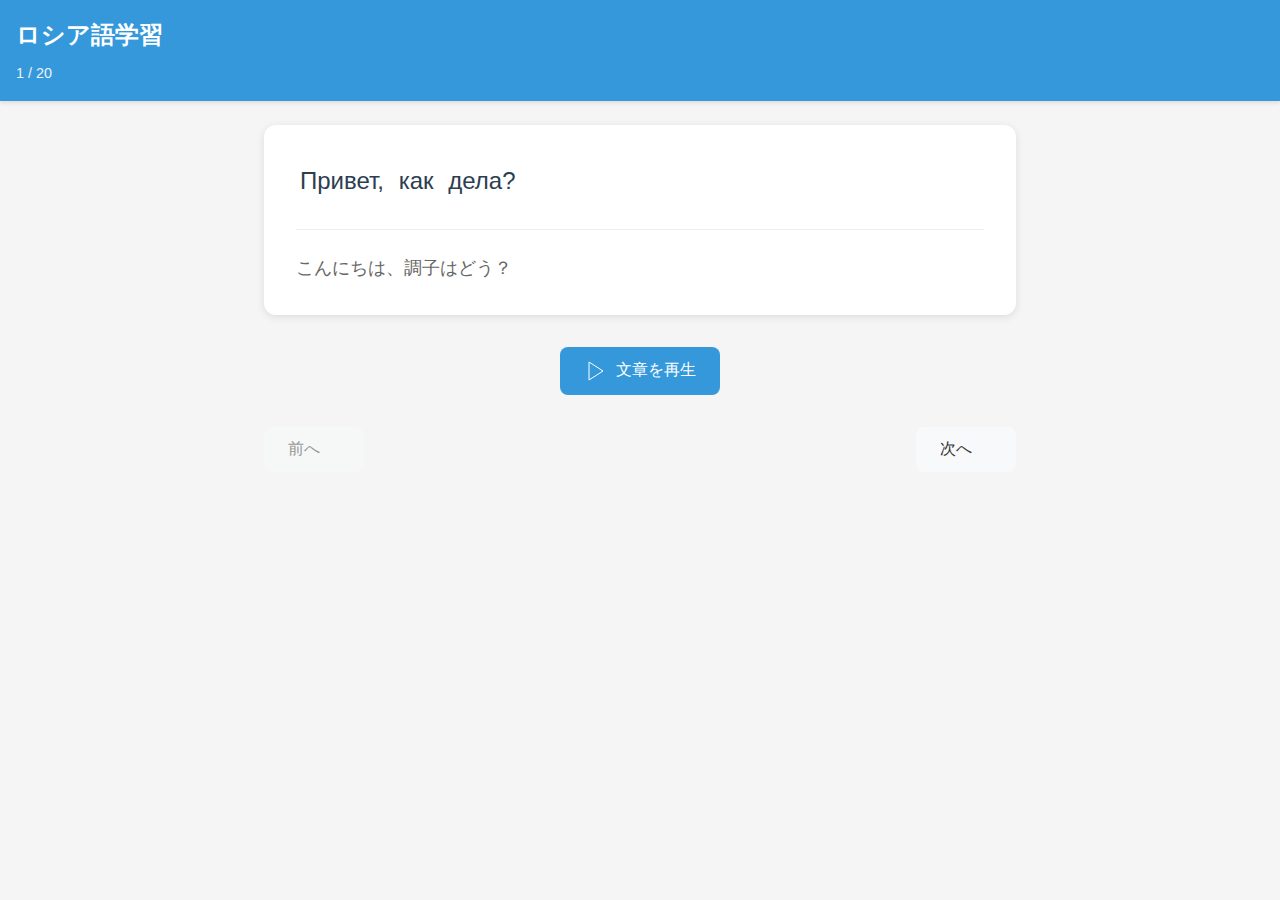
<file: index.html>
<!DOCTYPE html>
<html lang="ja">
<head>
    <meta charset="UTF-8">
    <meta name="viewport" content="width=device-width, initial-scale=1.0, user-scalable=no">
    <meta name="description" content="日本語話者向け中級者用ロシア語学習アプリ - 文脈で学ぶ頻出単語2600語">
    <meta name="theme-color" content="#3498db">
    
    <!-- PWA設定 -->
    <meta name="mobile-web-app-capable" content="yes">
    <meta name="apple-mobile-web-app-capable" content="yes">
    <meta name="apple-mobile-web-app-status-bar-style" content="default">
    <meta name="apple-mobile-web-app-title" content="ロシア語学習">
    
    <title>ロシア語学習 - 文脈語彙学習</title>
    <link rel="manifest" href="manifest.json">
    <link rel="stylesheet" href="styles.css">
    <link rel="icon" type="image/x-icon" href="favicon.ico">
    <link rel="icon" type="image/png" sizes="32x32" href="icons/icon-72.png">
    <link rel="apple-touch-icon" href="icons/icon-192.png">
</head>
<body>
    <div id="app">
        <header class="header">
            <h1>ロシア語学習</h1>
            <div class="progress-info">
                <span id="currentSentence">1</span> / <span id="totalSentences">560</span>
            </div>
        </header>

        <main class="main-content">
            <div class="sentence-container">
                <div class="sentence-text" id="sentenceText"></div>
                <div class="sentence-translation" id="sentenceTranslation"></div>
            </div>

            <div class="audio-controls">
                <button class="btn btn-primary" id="playFullSentence">
                    <svg width="24" height="24" viewBox="0 0 24 24" fill="none" stroke="currentColor">
                        <polygon points="5 3 19 12 5 21 5 3"></polygon>
                    </svg>
                    文章を再生
                </button>
            </div>

            <div class="navigation">
                <button class="btn btn-nav" id="prevBtn" disabled>前へ</button>
                <button class="btn btn-nav" id="nextBtn">次へ</button>
            </div>
        </main>

        <div id="wordPopup" class="word-popup hidden">
            <div class="popup-content">
                <div class="popup-word" id="popupWord"></div>
                <div class="popup-reading" id="popupReading"></div>
                <div class="popup-meaning" id="popupMeaning"></div>
                <button class="btn btn-small" id="playWordAudio">
                    <svg width="16" height="16" viewBox="0 0 24 24" fill="none" stroke="currentColor">
                        <polygon points="5 3 19 12 5 21 5 3"></polygon>
                    </svg>
                    発音
                </button>
            </div>
        </div>
    </div>

    <script src="data.js"></script>
    <script src="app.js"></script>
    
    <!-- PWAインストール促進 -->
    <script>
        // PWAインストールプロンプトを保持
        let deferredPrompt;
        
        window.addEventListener('beforeinstallprompt', (e) => {
            // 自動プロンプトを防ぐ
            e.preventDefault();
            // 後で使用するために保存
            deferredPrompt = e;
            console.log('PWAインストール可能です');
        });
        
        // アプリがインストールされた時
        window.addEventListener('appinstalled', () => {
            console.log('PWAがインストールされました');
        });
        
        // スタンドアロンモードの確認
        if (window.matchMedia('(display-mode: standalone)').matches || window.navigator.standalone) {
            console.log('PWAスタンドアロンモードで実行中');
        }
    </script>
</body>
</html>
</file>
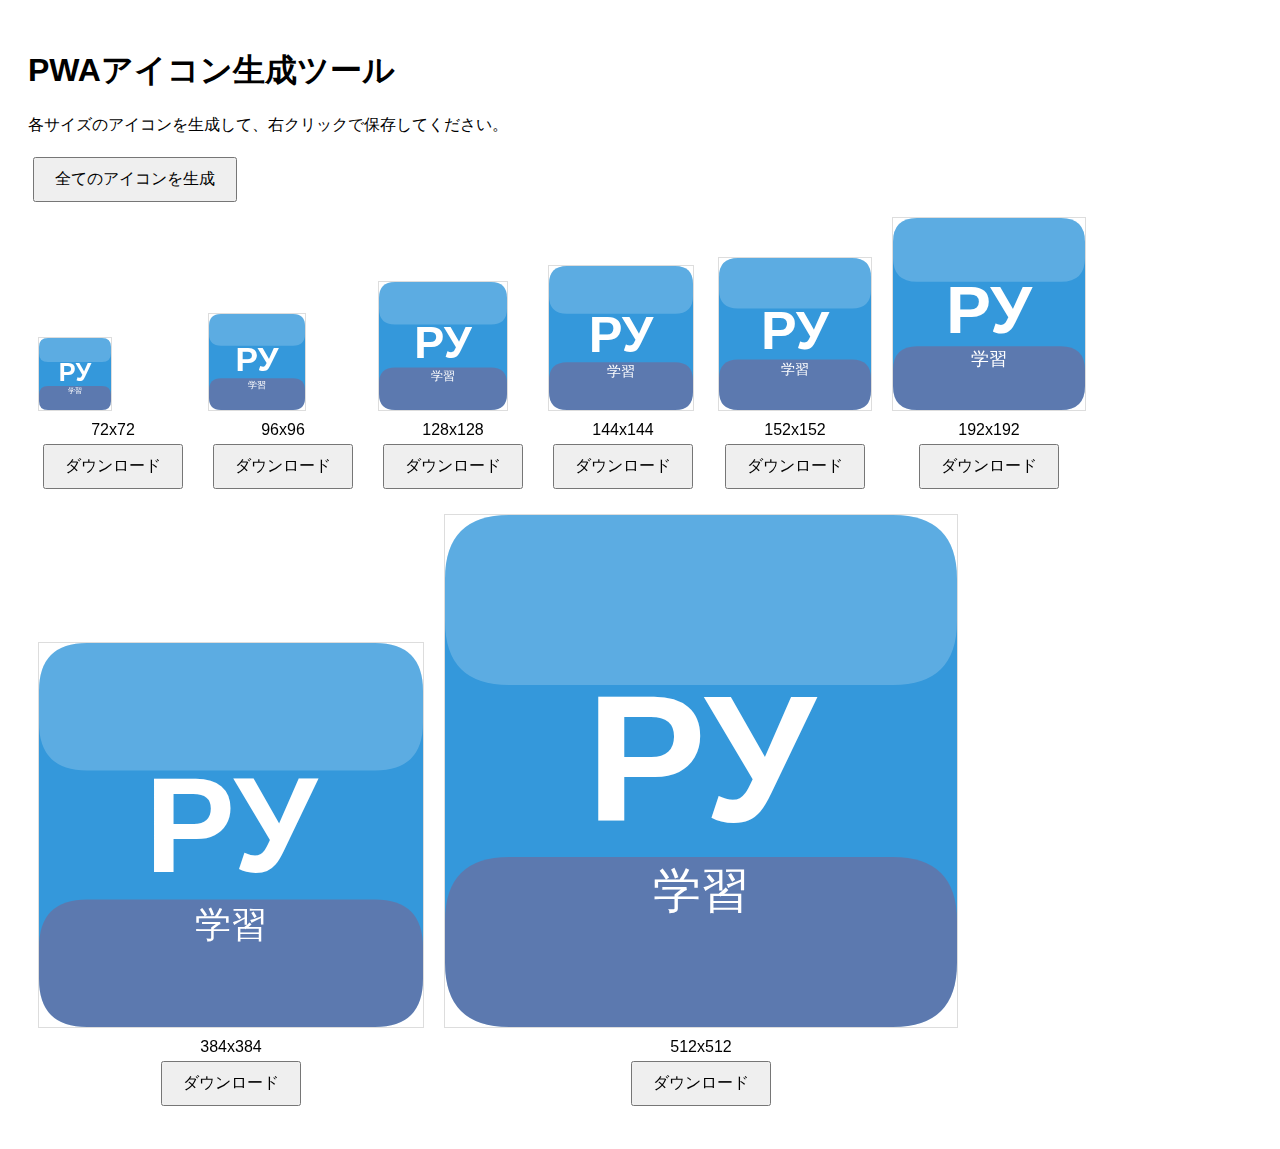
<file: generate-icons.html>
<!DOCTYPE html>
<html lang="ja">
<head>
    <meta charset="UTF-8">
    <title>PWAアイコン生成ツール</title>
    <style>
        body {
            font-family: sans-serif;
            padding: 20px;
        }
        .icon-container {
            display: inline-block;
            margin: 10px;
            text-align: center;
        }
        canvas {
            border: 1px solid #ddd;
            display: block;
            margin-bottom: 10px;
        }
        button {
            padding: 10px 20px;
            margin: 5px;
            font-size: 16px;
        }
    </style>
</head>
<body>
    <h1>PWAアイコン生成ツール</h1>
    <p>各サイズのアイコンを生成して、右クリックで保存してください。</p>
    
    <button onclick="generateAllIcons()">全てのアイコンを生成</button>
    
    <div id="icons"></div>
    
    <script>
        const sizes = [72, 96, 128, 144, 152, 192, 384, 512];
        
        function drawIcon(canvas, size) {
            const ctx = canvas.getContext('2d');
            const scale = size / 512;
            
            // 背景
            ctx.fillStyle = '#3498db';
            roundRect(ctx, 0, 0, size, size, 64 * scale);
            ctx.fill();
            
            // ロシア国旗風の装飾
            ctx.fillStyle = 'rgba(255, 255, 255, 0.2)';
            roundRect(ctx, 0, 0, size, size * 0.332, 64 * scale);
            ctx.fill();
            
            ctx.fillStyle = 'rgba(255, 0, 0, 0.2)';
            roundRect(ctx, 0, size * 0.668, size, size * 0.332, 64 * scale);
            ctx.fill();
            
            // ロシア語テキスト
            ctx.fillStyle = '#ffffff';
            ctx.font = `bold ${180 * scale}px Arial`;
            ctx.textAlign = 'center';
            ctx.textBaseline = 'middle';
            ctx.fillText('РУ', size / 2, size * 0.5);
            
            // 日本語テキスト
            ctx.font = `${48 * scale}px Arial`;
            ctx.fillText('学習', size / 2, size * 0.74);
        }
        
        function roundRect(ctx, x, y, width, height, radius) {
            ctx.beginPath();
            ctx.moveTo(x + radius, y);
            ctx.lineTo(x + width - radius, y);
            ctx.quadraticCurveTo(x + width, y, x + width, y + radius);
            ctx.lineTo(x + width, y + height - radius);
            ctx.quadraticCurveTo(x + width, y + height, x + width - radius, y + height);
            ctx.lineTo(x + radius, y + height);
            ctx.quadraticCurveTo(x, y + height, x, y + height - radius);
            ctx.lineTo(x, y + radius);
            ctx.quadraticCurveTo(x, y, x + radius, y);
            ctx.closePath();
        }
        
        function generateIcon(size) {
            const container = document.createElement('div');
            container.className = 'icon-container';
            
            const canvas = document.createElement('canvas');
            canvas.width = size;
            canvas.height = size;
            
            drawIcon(canvas, size);
            
            const label = document.createElement('div');
            label.textContent = `${size}x${size}`;
            
            const downloadBtn = document.createElement('button');
            downloadBtn.textContent = 'ダウンロード';
            downloadBtn.onclick = () => {
                canvas.toBlob(blob => {
                    const url = URL.createObjectURL(blob);
                    const a = document.createElement('a');
                    a.href = url;
                    a.download = `icon-${size}.png`;
                    a.click();
                    URL.revokeObjectURL(url);
                });
            };
            
            container.appendChild(canvas);
            container.appendChild(label);
            container.appendChild(downloadBtn);
            
            return container;
        }
        
        function generateAllIcons() {
            const container = document.getElementById('icons');
            container.innerHTML = '';
            
            sizes.forEach(size => {
                container.appendChild(generateIcon(size));
            });
        }
        
        // 初期表示
        generateAllIcons();
    </script>
</body>
</html>
</file>
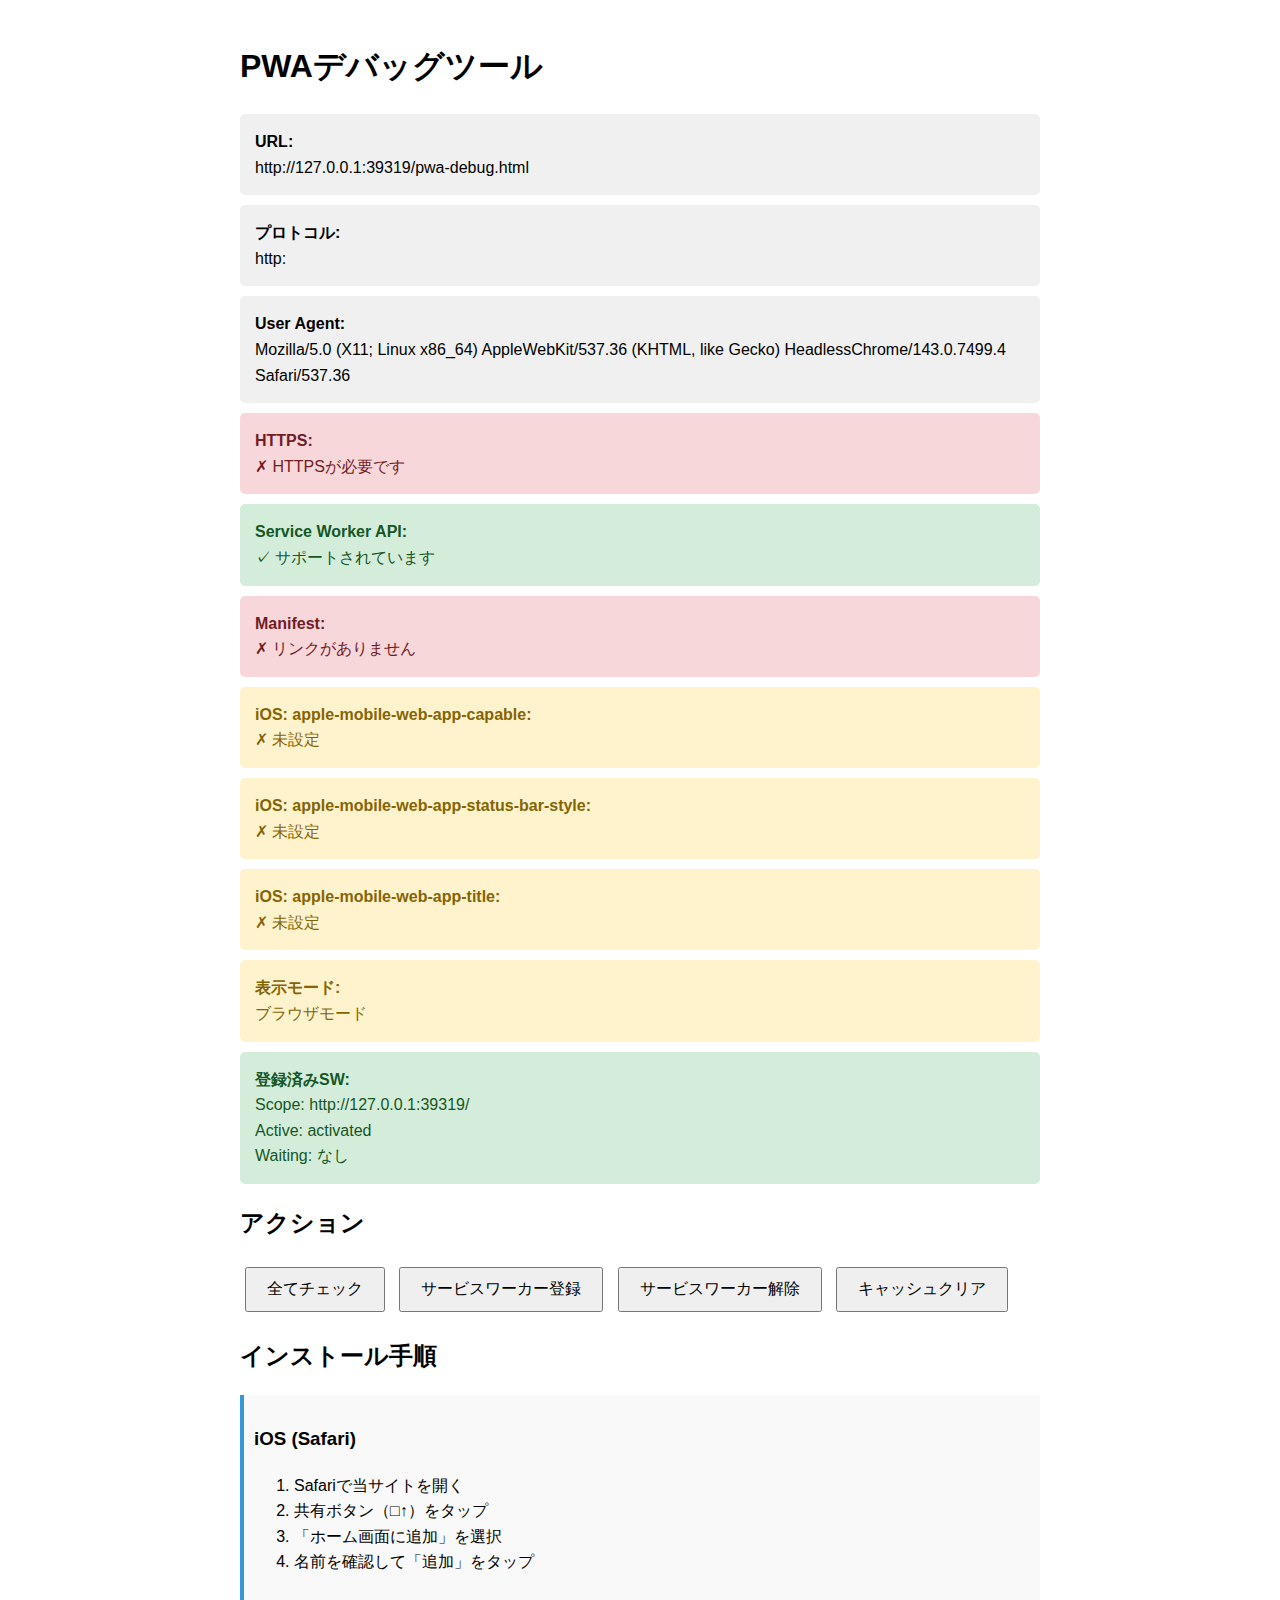
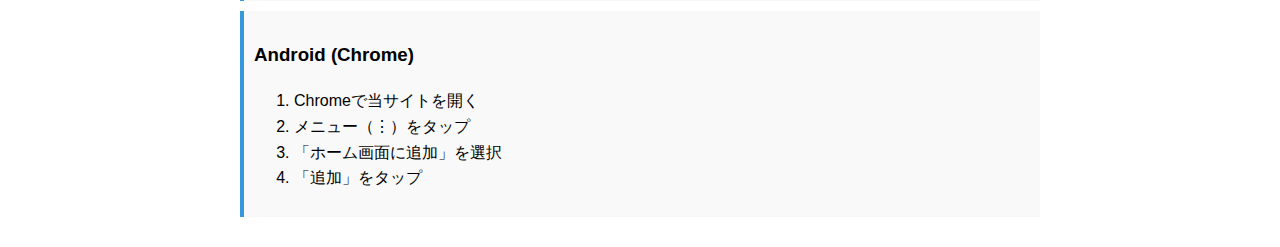
<file: pwa-debug.html>
<!DOCTYPE html>
<html lang="ja">
<head>
    <meta charset="UTF-8">
    <meta name="viewport" content="width=device-width, initial-scale=1.0">
    <title>PWAデバッグツール</title>
    <style>
        body {
            font-family: sans-serif;
            padding: 20px;
            line-height: 1.6;
            max-width: 800px;
            margin: 0 auto;
        }
        .status {
            padding: 15px;
            margin: 10px 0;
            border-radius: 5px;
            background: #f0f0f0;
        }
        .success { background: #d4edda; color: #155724; }
        .error { background: #f8d7da; color: #721c24; }
        .warning { background: #fff3cd; color: #856404; }
        pre {
            background: #f5f5f5;
            padding: 10px;
            border-radius: 5px;
            overflow-x: auto;
        }
        button {
            padding: 10px 20px;
            margin: 5px;
            font-size: 16px;
            cursor: pointer;
        }
        .info-item {
            margin: 10px 0;
            padding: 10px;
            background: #f9f9f9;
            border-left: 4px solid #3498db;
        }
    </style>
</head>
<body>
    <h1>PWAデバッグツール</h1>
    
    <div id="results"></div>
    
    <h2>アクション</h2>
    <button onclick="checkAll()">全てチェック</button>
    <button onclick="registerSW()">サービスワーカー登録</button>
    <button onclick="unregisterSW()">サービスワーカー解除</button>
    <button onclick="clearCache()">キャッシュクリア</button>
    
    <h2>インストール手順</h2>
    <div class="info-item">
        <h3>iOS (Safari)</h3>
        <ol>
            <li>Safariで当サイトを開く</li>
            <li>共有ボタン（□↑）をタップ</li>
            <li>「ホーム画面に追加」を選択</li>
            <li>名前を確認して「追加」をタップ</li>
        </ol>
    </div>
    
    <div class="info-item">
        <h3>Android (Chrome)</h3>
        <ol>
            <li>Chromeで当サイトを開く</li>
            <li>メニュー（⋮）をタップ</li>
            <li>「ホーム画面に追加」を選択</li>
            <li>「追加」をタップ</li>
        </ol>
    </div>
    
    <script>
        const results = document.getElementById('results');
        
        function addResult(title, content, type = 'info') {
            const div = document.createElement('div');
            div.className = `status ${type}`;
            div.innerHTML = `<strong>${title}:</strong><br>${content}`;
            results.appendChild(div);
        }
        
        function checkAll() {
            results.innerHTML = '';
            
            // 基本情報
            addResult('URL', window.location.href);
            addResult('プロトコル', window.location.protocol);
            addResult('User Agent', navigator.userAgent);
            
            // HTTPS確認
            if (window.location.protocol === 'https:' || window.location.hostname === 'localhost') {
                addResult('HTTPS/localhost', '✓ OK', 'success');
            } else {
                addResult('HTTPS', '✗ HTTPSが必要です', 'error');
            }
            
            // サービスワーカー確認
            if ('serviceWorker' in navigator) {
                addResult('Service Worker API', '✓ サポートされています', 'success');
                
                navigator.serviceWorker.getRegistrations().then(regs => {
                    if (regs.length > 0) {
                        regs.forEach(reg => {
                            addResult('登録済みSW', `
                                Scope: ${reg.scope}<br>
                                Active: ${reg.active ? reg.active.state : 'なし'}<br>
                                Waiting: ${reg.waiting ? reg.waiting.state : 'なし'}
                            `, 'success');
                        });
                    } else {
                        addResult('Service Worker', '登録されていません', 'warning');
                    }
                });
            } else {
                addResult('Service Worker API', '✗ サポートされていません', 'error');
            }
            
            // マニフェスト確認
            const manifestLink = document.querySelector('link[rel="manifest"]');
            if (manifestLink) {
                addResult('Manifest', `✓ ${manifestLink.href}`, 'success');
                
                fetch(manifestLink.href)
                    .then(res => res.json())
                    .then(manifest => {
                        addResult('Manifest内容', `<pre>${JSON.stringify(manifest, null, 2)}</pre>`);
                    })
                    .catch(err => {
                        addResult('Manifest読み込み', `エラー: ${err}`, 'error');
                    });
            } else {
                addResult('Manifest', '✗ リンクがありません', 'error');
            }
            
            // iOS PWA確認
            const iosMeta = {
                'apple-mobile-web-app-capable': document.querySelector('meta[name="apple-mobile-web-app-capable"]'),
                'apple-mobile-web-app-status-bar-style': document.querySelector('meta[name="apple-mobile-web-app-status-bar-style"]'),
                'apple-mobile-web-app-title': document.querySelector('meta[name="apple-mobile-web-app-title"]')
            };
            
            let iosOk = true;
            for (const [name, elem] of Object.entries(iosMeta)) {
                if (elem) {
                    addResult(`iOS: ${name}`, `✓ ${elem.content}`, 'success');
                } else {
                    addResult(`iOS: ${name}`, '✗ 未設定', 'warning');
                    iosOk = false;
                }
            }
            
            // スタンドアロンモード確認
            if (window.matchMedia('(display-mode: standalone)').matches) {
                addResult('表示モード', '✓ スタンドアロンモード', 'success');
            } else if (window.navigator.standalone) {
                addResult('表示モード', '✓ iOS スタンドアロンモード', 'success');
            } else {
                addResult('表示モード', 'ブラウザモード', 'warning');
            }
        }
        
        function registerSW() {
            if ('serviceWorker' in navigator) {
                navigator.serviceWorker.register('./sw.js')
                    .then(reg => {
                        addResult('SW登録', '成功', 'success');
                        setTimeout(checkAll, 1000);
                    })
                    .catch(err => {
                        addResult('SW登録', `エラー: ${err}`, 'error');
                    });
            }
        }
        
        function unregisterSW() {
            if ('serviceWorker' in navigator) {
                navigator.serviceWorker.getRegistrations().then(regs => {
                    regs.forEach(reg => reg.unregister());
                    addResult('SW解除', '完了', 'success');
                    setTimeout(checkAll, 1000);
                });
            }
        }
        
        function clearCache() {
            if ('caches' in window) {
                caches.keys().then(names => {
                    names.forEach(name => caches.delete(name));
                    addResult('キャッシュクリア', '完了', 'success');
                });
            }
        }
        
        // 初期チェック
        checkAll();
    </script>
</body>
</html>
</file>
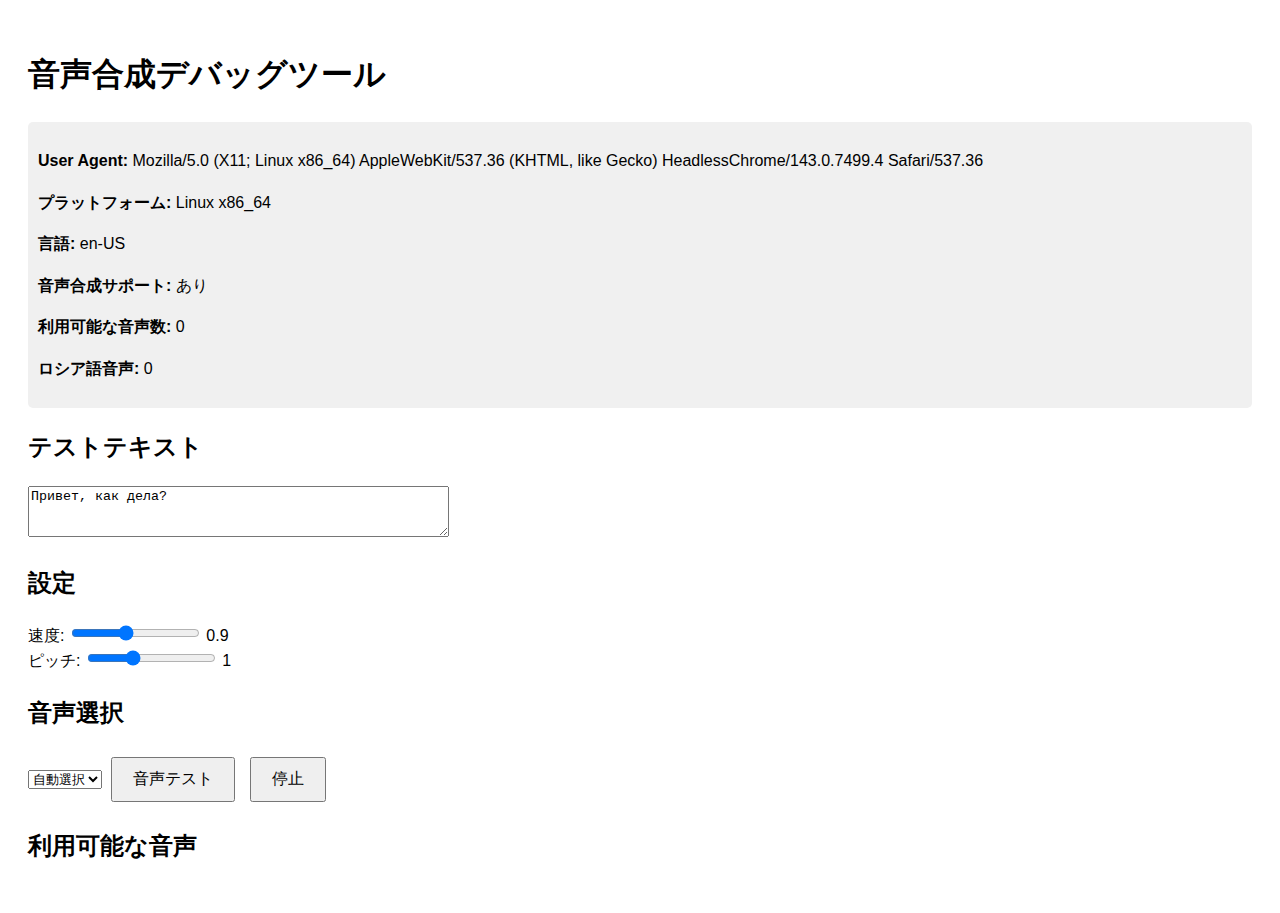
<file: voice-debug.html>
<!DOCTYPE html>
<html lang="ja">
<head>
    <meta charset="UTF-8">
    <meta name="viewport" content="width=device-width, initial-scale=1.0">
    <title>音声デバッグツール</title>
    <style>
        body {
            font-family: sans-serif;
            padding: 20px;
            line-height: 1.6;
        }
        .voice-item {
            margin: 10px 0;
            padding: 10px;
            border: 1px solid #ddd;
            border-radius: 5px;
        }
        button {
            padding: 10px 20px;
            margin: 5px;
            font-size: 16px;
        }
        #info {
            background: #f0f0f0;
            padding: 10px;
            margin: 20px 0;
            border-radius: 5px;
        }
    </style>
</head>
<body>
    <h1>音声合成デバッグツール</h1>
    
    <div id="info">
        <p>デバイス情報を読み込み中...</p>
    </div>
    
    <h2>テストテキスト</h2>
    <textarea id="testText" rows="3" cols="50">Привет, как дела?</textarea>
    
    <h2>設定</h2>
    <label>速度: <input type="range" id="rate" min="0.1" max="2" step="0.1" value="0.9"> <span id="rateValue">0.9</span></label><br>
    <label>ピッチ: <input type="range" id="pitch" min="0.5" max="2" step="0.1" value="1"> <span id="pitchValue">1</span></label><br>
    
    <h2>音声選択</h2>
    <select id="voiceSelect">
        <option value="">自動選択</option>
    </select>
    
    <button onclick="testSpeech()">音声テスト</button>
    <button onclick="stopSpeech()">停止</button>
    
    <h2>利用可能な音声</h2>
    <div id="voiceList"></div>
    
    <script>
        // デバイス情報表示
        document.getElementById('info').innerHTML = `
            <p><strong>User Agent:</strong> ${navigator.userAgent}</p>
            <p><strong>プラットフォーム:</strong> ${navigator.platform}</p>
            <p><strong>言語:</strong> ${navigator.language}</p>
            <p><strong>音声合成サポート:</strong> ${'speechSynthesis' in window ? 'あり' : 'なし'}</p>
        `;
        
        // スライダーの値表示
        document.getElementById('rate').oninput = e => {
            document.getElementById('rateValue').textContent = e.target.value;
        };
        document.getElementById('pitch').oninput = e => {
            document.getElementById('pitchValue').textContent = e.target.value;
        };
        
        // 音声リストの更新
        function updateVoiceList() {
            const voices = speechSynthesis.getVoices();
            const voiceList = document.getElementById('voiceList');
            const voiceSelect = document.getElementById('voiceSelect');
            
            voiceList.innerHTML = '';
            voiceSelect.innerHTML = '<option value="">自動選択</option>';
            
            voices.forEach((voice, index) => {
                // ロシア語音声を強調表示
                const isRussian = voice.lang.includes('ru');
                const div = document.createElement('div');
                div.className = 'voice-item';
                div.style.backgroundColor = isRussian ? '#e8f5e9' : '';
                div.innerHTML = `
                    <strong>${voice.name}</strong><br>
                    言語: ${voice.lang}<br>
                    ローカル: ${voice.localService ? 'はい' : 'いいえ'}<br>
                    デフォルト: ${voice.default ? 'はい' : 'いいえ'}
                    <button onclick="testVoice(${index})">この音声でテスト</button>
                `;
                voiceList.appendChild(div);
                
                // セレクトボックスに追加
                const option = document.createElement('option');
                option.value = index;
                option.textContent = `${voice.name} (${voice.lang})`;
                if (isRussian) option.style.backgroundColor = '#e8f5e9';
                voiceSelect.appendChild(option);
            });
            
            document.getElementById('info').innerHTML += `
                <p><strong>利用可能な音声数:</strong> ${voices.length}</p>
                <p><strong>ロシア語音声:</strong> ${voices.filter(v => v.lang.includes('ru')).length}</p>
            `;
        }
        
        // 音声リストの初期化
        if (speechSynthesis.getVoices().length === 0) {
            speechSynthesis.addEventListener('voiceschanged', updateVoiceList);
        } else {
            updateVoiceList();
        }
        
        // 音声テスト
        function testSpeech() {
            speechSynthesis.cancel();
            
            const text = document.getElementById('testText').value;
            const utterance = new SpeechSynthesisUtterance(text);
            
            // 音声選択
            const voiceIndex = document.getElementById('voiceSelect').value;
            if (voiceIndex) {
                utterance.voice = speechSynthesis.getVoices()[voiceIndex];
            }
            
            utterance.lang = 'ru-RU';
            utterance.rate = parseFloat(document.getElementById('rate').value);
            utterance.pitch = parseFloat(document.getElementById('pitch').value);
            utterance.volume = 1;
            
            utterance.onstart = () => console.log('音声開始');
            utterance.onend = () => console.log('音声終了');
            utterance.onerror = (e) => console.error('エラー:', e);
            
            speechSynthesis.speak(utterance);
        }
        
        // 特定の音声でテスト
        function testVoice(index) {
            speechSynthesis.cancel();
            
            const text = document.getElementById('testText').value;
            const utterance = new SpeechSynthesisUtterance(text);
            utterance.voice = speechSynthesis.getVoices()[index];
            utterance.rate = parseFloat(document.getElementById('rate').value);
            utterance.pitch = parseFloat(document.getElementById('pitch').value);
            
            speechSynthesis.speak(utterance);
        }
        
        // 音声停止
        function stopSpeech() {
            speechSynthesis.cancel();
        }
    </script>
</body>
</html>
</file>
<file: styles.css>
* {
    margin: 0;
    padding: 0;
    box-sizing: border-box;
}

body {
    font-family: -apple-system, BlinkMacSystemFont, 'Segoe UI', 'Noto Sans JP', sans-serif;
    line-height: 1.6;
    color: #333;
    background-color: #f5f5f5;
    overflow-x: hidden;
}

#app {
    min-height: 100vh;
    display: flex;
    flex-direction: column;
}

.header {
    background-color: #3498db;
    color: white;
    padding: 1rem;
    box-shadow: 0 2px 4px rgba(0,0,0,0.1);
}

.header h1 {
    font-size: 1.5rem;
    font-weight: 600;
    margin-bottom: 0.5rem;
}

.progress-info {
    font-size: 0.9rem;
    opacity: 0.9;
}

.main-content {
    flex: 1;
    padding: 1.5rem;
    max-width: 800px;
    margin: 0 auto;
    width: 100%;
}

.sentence-container {
    background: white;
    border-radius: 12px;
    padding: 2rem;
    margin-bottom: 2rem;
    box-shadow: 0 2px 8px rgba(0,0,0,0.1);
}

.sentence-text {
    font-size: 1.5rem;
    line-height: 2;
    margin-bottom: 1.5rem;
    color: #2c3e50;
}

.sentence-text .word {
    cursor: pointer;
    padding: 2px 4px;
    border-radius: 4px;
    transition: background-color 0.2s;
}

.sentence-text .word:hover {
    background-color: #e3f2fd;
}

.sentence-text .word.active {
    background-color: #bbdefb;
}

.sentence-translation {
    font-size: 1.1rem;
    color: #666;
    padding-top: 1.5rem;
    border-top: 1px solid #eee;
}

.audio-controls {
    display: flex;
    justify-content: center;
    gap: 1rem;
    margin-bottom: 2rem;
}

.btn {
    display: inline-flex;
    align-items: center;
    gap: 0.5rem;
    padding: 0.75rem 1.5rem;
    border: none;
    border-radius: 8px;
    font-size: 1rem;
    cursor: pointer;
    transition: all 0.2s;
    background-color: #f8f9fa;
    color: #333;
}

.btn:hover:not(:disabled) {
    transform: translateY(-1px);
    box-shadow: 0 4px 8px rgba(0,0,0,0.1);
}

.btn:active:not(:disabled) {
    transform: translateY(0);
}

@media (hover: none) {
    .btn:hover:not(:disabled) {
        transform: none;
    }
    
    .btn:active:not(:disabled) {
        transform: scale(0.98);
    }
}

.btn:disabled {
    opacity: 0.5;
    cursor: not-allowed;
}

.btn-primary {
    background-color: #3498db;
    color: white;
}

.btn-primary:hover:not(:disabled) {
    background-color: #2980b9;
}

.btn-nav {
    min-width: 100px;
}

.btn-small {
    padding: 0.5rem 1rem;
    font-size: 0.875rem;
}

.navigation {
    display: flex;
    justify-content: space-between;
    gap: 1rem;
}

.word-popup {
    position: absolute;
    background: white;
    border-radius: 8px;
    box-shadow: 0 4px 16px rgba(0,0,0,0.2);
    padding: 1rem;
    z-index: 1000;
    min-width: 200px;
    max-width: 300px;
}

.word-popup.hidden {
    display: none;
}

.popup-content {
    display: flex;
    flex-direction: column;
    gap: 0.5rem;
}

.popup-word {
    font-size: 1.25rem;
    font-weight: 600;
    color: #2c3e50;
}

.popup-reading {
    font-size: 0.9rem;
    color: #666;
    font-style: italic;
}

.popup-meaning {
    font-size: 1rem;
    color: #333;
    margin-bottom: 0.5rem;
}

@media (max-width: 640px) {
    .header h1 {
        font-size: 1.25rem;
    }
    
    .sentence-container {
        padding: 1.5rem;
    }
    
    .sentence-text {
        font-size: 1.25rem;
    }
    
    .sentence-translation {
        font-size: 1rem;
    }
    
    .btn {
        padding: 0.625rem 1.25rem;
        font-size: 0.875rem;
    }
    
    .navigation {
        position: fixed;
        bottom: 0;
        left: 0;
        right: 0;
        background: white;
        padding: 1rem;
        box-shadow: 0 -2px 8px rgba(0,0,0,0.1);
    }
    
    .main-content {
        padding-bottom: 5rem;
    }
}
</file>
